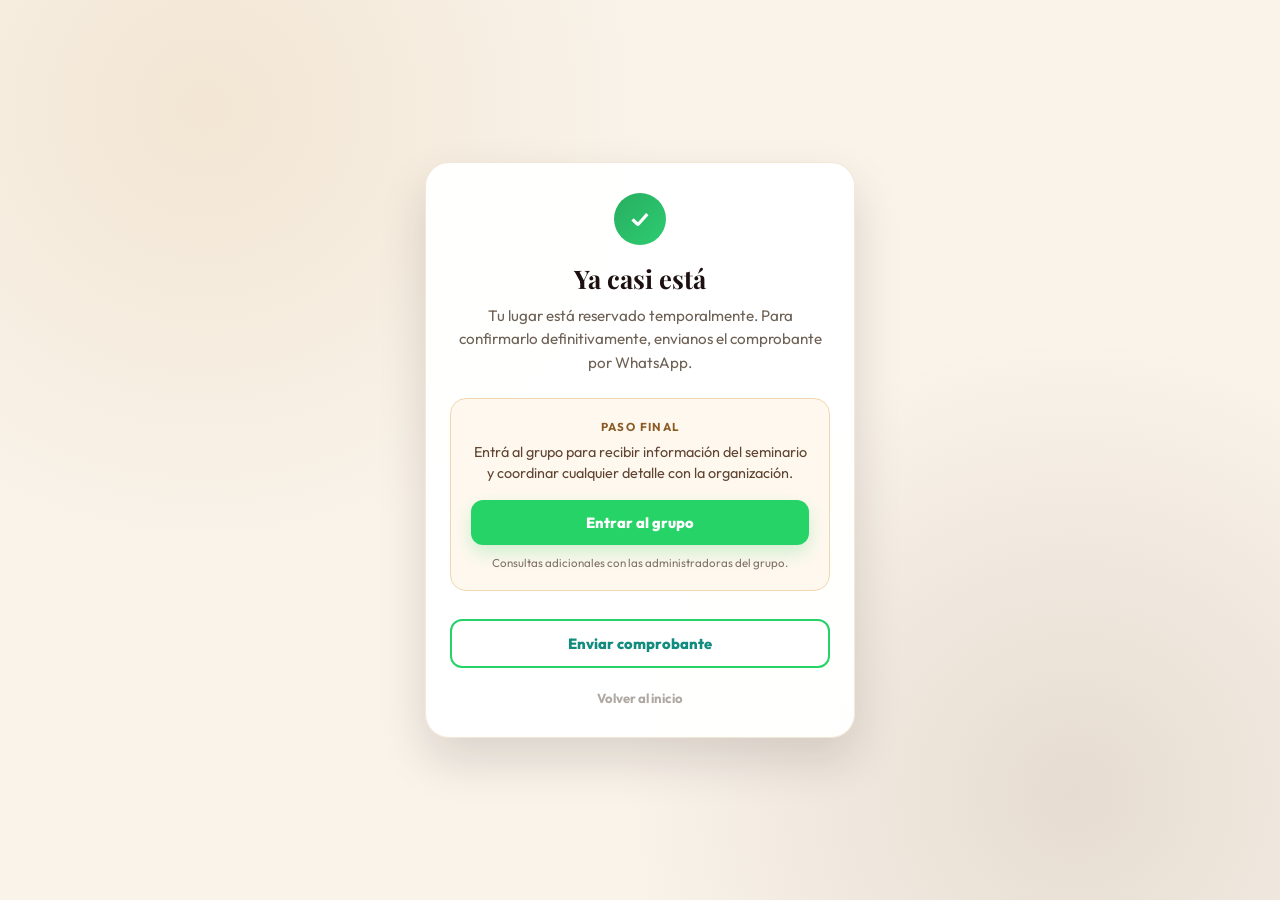
<file: gracias.html>
<!DOCTYPE html>
<html lang="es">
<head>
    <meta charset="UTF-8">
    <meta name="viewport" content="width=device-width, initial-scale=1.0">
    <title>Gracias | Seminario de Chocolater&iacute;a</title>
    <link rel="icon" href="data:image/svg+xml,%3Csvg xmlns=%22http://www.w3.org/2000/svg%22 viewBox=%220 0 100 100%22%3E%3Ccircle cx=%2250%22 cy=%2250%22 r=%2244%22 fill=%22%23cfa15f%22/%3E%3C/svg%3E">
    <link href="https://fonts.googleapis.com/css2?family=Outfit:wght@300;400;600;800&family=Playfair+Display:ital,wght@0,400;0,700;1,700&display=swap" rel="stylesheet">

    <!-- Meta Pixel Code -->
    <script>
        function getExternalId() {
            let extId = localStorage.getItem('_external_id');
            if (!extId) {
                extId = 'anon_' + Math.floor(Date.now() / 1000) + '_' + Math.random().toString(36).substring(2, 15);
                localStorage.setItem('_external_id', extId);
            }
            return extId;
        }
        !function(f,b,e,v,n,t,s)
        {if(f.fbq)return;n=f.fbq=function(){n.callMethod?
        n.callMethod.apply(n,arguments):n.queue.push(arguments)};
        if(!f._fbq)f._fbq=n;n.push=n;n.loaded=!0;n.version='2.0';
        n.queue=[];t=b.createElement(e);t.async=!0;
        t.src=v;s=b.getElementsByTagName(e)[0];
        s.parentNode.insertBefore(t,s)}(window, document,'script',
        'https://connect.facebook.net/en_US/fbevents.js');
        fbq('init', '996195842979937', { external_id: getExternalId() });
        fbq('init', '668514569606718', { external_id: getExternalId() });
        fbq('track', 'PageView');
    </script>
    <noscript><img height="1" width="1" style="display:none" src="https://www.facebook.com/tr?id=996195842979937&ev=PageView&noscript=1"></noscript>
    <noscript><img height="1" width="1" style="display:none" src="https://www.facebook.com/tr?id=668514569606718&ev=PageView&noscript=1"></noscript>
    <!-- End Meta Pixel Code -->

    <style>
        :root {
            --primary: #1c1110;
            --accent: #cfa15f;
            --bg: #f9f3ea;
            --text: #211816;
            --muted: #6e6155;
            --success: #27ae60;
        }
        * { box-sizing: border-box; margin: 0; padding: 0; }
        body {
            min-height: 100vh;
            display: flex;
            align-items: center;
            justify-content: center;
            padding: 18px;
            font-family: 'Outfit', sans-serif;
            color: var(--text);
            background:
                radial-gradient(circle at 16% 12%, rgba(207, 161, 95, 0.16), transparent 34%),
                radial-gradient(circle at 84% 88%, rgba(92, 51, 31, 0.12), transparent 34%),
                var(--bg);
        }
        .card {
            width: 100%;
            max-width: 430px;
            padding: 30px 24px;
            border-radius: 24px;
            background: rgba(255, 255, 255, 0.96);
            border: 1px solid rgba(207, 161, 95, 0.25);
            box-shadow: 0 22px 48px rgba(28, 17, 16, 0.14);
            text-align: center;
        }
        .check {
            width: 52px;
            height: 52px;
            display: flex;
            align-items: center;
            justify-content: center;
            margin: 0 auto 18px;
            border-radius: 50%;
            color: #fff;
            background: linear-gradient(135deg, var(--success), #2ecc71);
            font-size: 1.3rem;
            font-weight: 800;
        }
        h1 {
            margin-bottom: 10px;
            font-family: 'Playfair Display', serif;
            color: var(--primary);
            font-size: 1.6rem;
            line-height: 1.2;
        }
        .intro {
            margin-bottom: 24px;
            color: var(--muted);
            font-size: 0.95rem;
            line-height: 1.55;
        }
        .box {
            margin-bottom: 18px;
            padding: 20px;
            border: 1px solid #f1d7af;
            border-radius: 16px;
            background: #fff8ef;
        }
        .box h2 {
            margin-bottom: 8px;
            color: #8a5b25;
            font-size: 0.72rem;
            text-transform: uppercase;
            letter-spacing: 1.4px;
        }
        .box p {
            margin-bottom: 16px;
            color: #5f4431;
            font-size: 0.9rem;
            line-height: 1.45;
        }
        .btn {
            width: 100%;
            display: inline-flex;
            align-items: center;
            justify-content: center;
            padding: 13px 18px;
            border-radius: 12px;
            border: 0;
            text-decoration: none;
            font-weight: 800;
            font-size: 0.92rem;
            cursor: pointer;
        }
        .btn-wa {
            color: #fff;
            background: #25d366;
            box-shadow: 0 8px 18px rgba(37, 211, 102, 0.22);
        }
        .btn-outline {
            margin-top: 10px;
            color: #128c7e;
            background: #fff;
            border: 2px solid #25d366;
        }
        .note {
            display: block;
            margin-top: 10px;
            color: #807168;
            font-size: 0.72rem;
        }
        .back {
            display: inline-block;
            margin-top: 22px;
            color: var(--muted);
            text-decoration: none;
            font-size: 0.82rem;
            font-weight: 700;
            opacity: 0.55;
        }
        @media (max-width: 420px) {
            .card { padding: 26px 20px; }
            h1 { font-size: 1.45rem; }
        }
    </style>
</head>
<body>
    <main class="card">
        <div class="check">&#10003;</div>
        <h1 id="main-h1">Ya casi est&aacute;</h1>
        <p class="intro" id="main-p">Tu lugar est&aacute; reservado temporalmente. Para confirmarlo definitivamente, envianos el comprobante por WhatsApp.</p>

        <section class="box">
            <h2>Paso final</h2>
            <p id="cta-p">Entr&aacute; al grupo para recibir informaci&oacute;n del seminario y coordinar cualquier detalle con la organizaci&oacute;n.</p>
            <a href="https://chat.whatsapp.com/BGKuvkzAdYX62bUxhJRLMe?mode=gi_t" class="btn btn-wa" id="main-action-btn">Entrar al grupo</a>
            <span class="note">Consultas adicionales con las administradoras del grupo.</span>
        </section>

        <div id="transfer-section">
            <a href="#" id="wa-comprobante-btn" class="btn btn-outline">Enviar comprobante</a>
        </div>

        <a href="index.html" class="back">Volver al inicio</a>
    </main>

    <script>
        function getOrSetFbp() {
            const match = document.cookie.match(new RegExp('(^| )_fbp=([^;]+)'));
            if (match) return match[2];
            const value = `fb.1.${Date.now()}.${Math.round(Math.random() * 10000000000)}`;
            const date = new Date();
            date.setTime(date.getTime() + 90 * 24 * 60 * 60 * 1000);
            document.cookie = `_fbp=${value};expires=${date.toUTCString()};path=/`;
            return value;
        }

        function getOrSetFbc() {
            const match = document.cookie.match(new RegExp('(^| )_fbc=([^;]+)'));
            if (match) return match[2];
            const fbclid = new URLSearchParams(window.location.search).get('fbclid');
            if (!fbclid) return null;
            const value = `fb.1.${Date.now()}.${fbclid}`;
            const date = new Date();
            date.setTime(date.getTime() + 90 * 24 * 60 * 60 * 1000);
            document.cookie = `_fbc=${value};expires=${date.toUTCString()};path=/`;
            return value;
        }

        function readSavedUserData() {
            try {
                return JSON.parse(localStorage.getItem('user_data') || '{}');
            } catch (e) {
                return {};
            }
        }

        function buildUserData() {
            const saved = readSavedUserData();
            const userData = {
                client_user_agent: navigator.userAgent,
                external_id: getExternalId()
            };
            const fbp = getOrSetFbp();
            const fbc = getOrSetFbc();
            if (fbp) userData.fbp = fbp;
            if (fbc) userData.fbc = fbc;
            if (saved.email) userData.em = saved.email;
            if (saved.phone) userData.ph = saved.phone;
            if (saved.fname) userData.fn = saved.fname;
            if (saved.lname) userData.ln = saved.lname;
            return userData;
        }

        function capiEvent(eventName, value, isCombo, eventId) {
            const customData = {
                currency: 'UYU',
                value,
                num_items: 1,
                content_type: 'product',
                content_ids: [isCombo ? 'combo_alfajores_choco_2026' : 'seminario_chocolateria_2026'],
                content_name: isCombo ? 'Combo Alfajores + Chocolateria' : 'Seminario de Chocolateria Moderna'
            };
            const payload = {
                data: [{
                    event_name: eventName,
                    event_time: Math.floor(Date.now() / 1000),
                    action_source: 'website',
                    event_id: eventId,
                    event_source_url: window.location.href,
                    user_data: buildUserData(),
                    custom_data: customData
                }]
            };
            const testCode = new URLSearchParams(window.location.search).get('test_event_code');
            if (testCode) payload.test_event_code = testCode;
            fetch('/api/meta-capi', {
                method: 'POST',
                headers: { 'Content-Type': 'application/json' },
                body: JSON.stringify(payload)
            }).catch(() => {});
        }

        function updateUI() {
            const params = new URLSearchParams(window.location.search);
            const method = params.get('method');
            const plan = params.get('plan') || 'Seminario';
            const isCombo = plan.toUpperCase().includes('COMBO');
            const saved = readSavedUserData();
            const firstName = saved.fname || 'Participante';
            const waBase = 'https://wa.me/59898058264?text=';

            if (method === 'card') {
                document.getElementById('main-h1').textContent = 'Inscripcion exitosa';
                document.getElementById('main-p').innerHTML = `Felicidades <strong>${firstName}</strong>. Ya aseguraste tu lugar para el seminario.`;
                document.getElementById('transfer-section').style.display = 'none';
                const mainBtn = document.getElementById('main-action-btn');
                mainBtn.textContent = 'Confirmar asistencia';
                mainBtn.onclick = function(e) {
                    e.preventDefault();
                    const msg = encodeURIComponent(`Hola! Soy ${saved.fname || ''} ${saved.lname || ''}. Acabo de realizar el pago por tarjeta para el ${plan}. Mi correo es ${saved.email || '-'} y mi telefono es ${saved.phone || '-'}.`);
                    window.open(waBase + msg, '_blank');
                    setTimeout(() => {
                        window.location.href = 'https://chat.whatsapp.com/BGKuvkzAdYX62bUxhJRLMe?mode=gi_t';
                    }, 2000);
                };

                if (!sessionStorage.getItem('_purchase_fired_choco')) {
                    sessionStorage.setItem('_purchase_fired_choco', '1');
                    const saleValue = isCombo ? 5440 : 3200;
                    const eventId = 'evt_' + Math.floor(Date.now() / 1000) + '_' + Math.random().toString(36).slice(2, 11) + '_card_auto';
                    if (typeof fbq !== 'undefined') {
                        fbq('track', 'Purchase', { currency: 'UYU', value: saleValue }, { eventID: eventId });
                    }
                    capiEvent('Purchase', saleValue, isCombo, eventId);
                }
            } else {
                const comprobanteBtn = document.getElementById('wa-comprobante-btn');
                const msg = encodeURIComponent(`Hola! Soy ${saved.fname || ''} ${saved.lname || ''}. Acabo de realizar la transferencia para el ${plan}. Mi correo es ${saved.email || '-'} y mi telefono es ${saved.phone || '-'}. Adjunto comprobante.`);
                comprobanteBtn.href = waBase + msg;
                comprobanteBtn.onclick = function() {
                    const saleValue = isCombo ? 4930 : 2900;
                    const eventId = 'evt_' + Math.floor(Date.now() / 1000) + '_' + Math.random().toString(36).slice(2, 11) + '_transfer';
                    if (typeof fbq !== 'undefined') {
                        fbq('track', 'Lead', { currency: 'UYU', value: saleValue }, { eventID: eventId });
                    }
                    capiEvent('Lead', saleValue, isCombo, eventId);
                };
            }
        }

        window.addEventListener('load', updateUI);
    </script>
</body>
</html>
</file>
